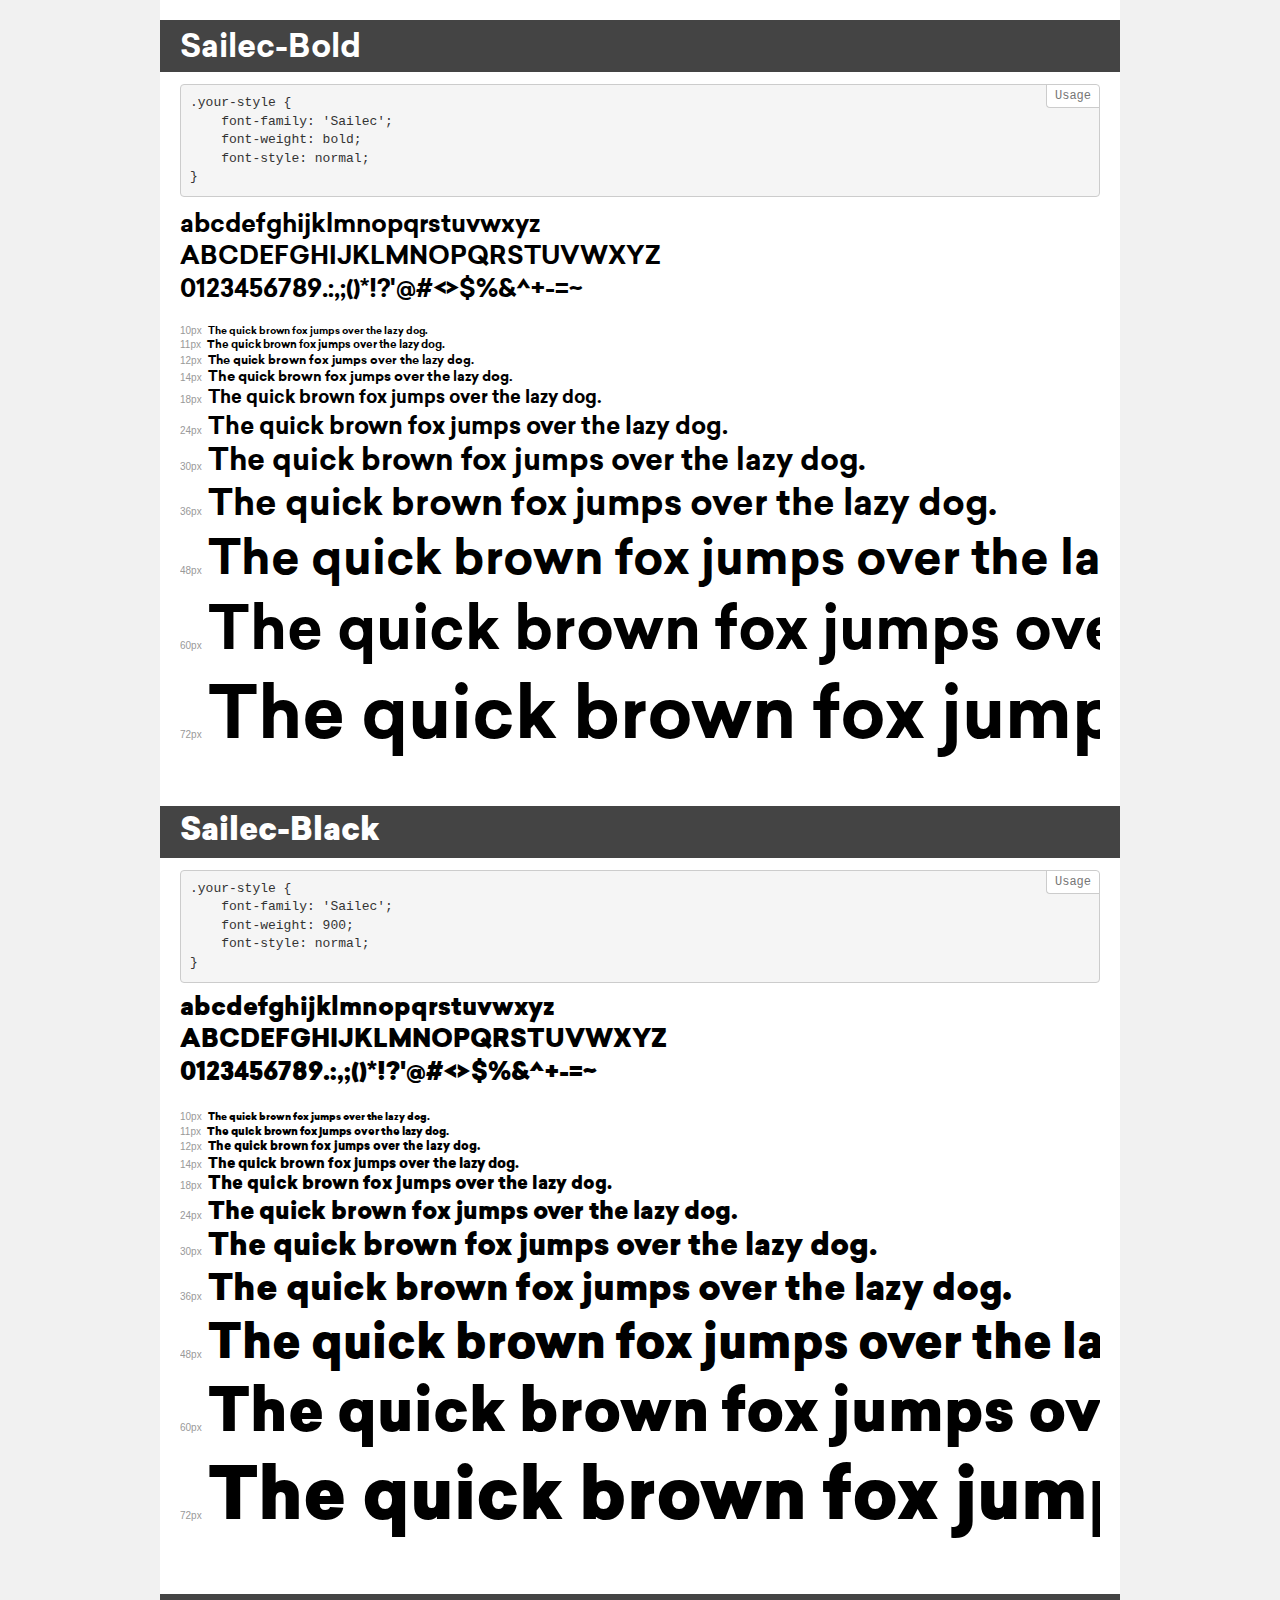
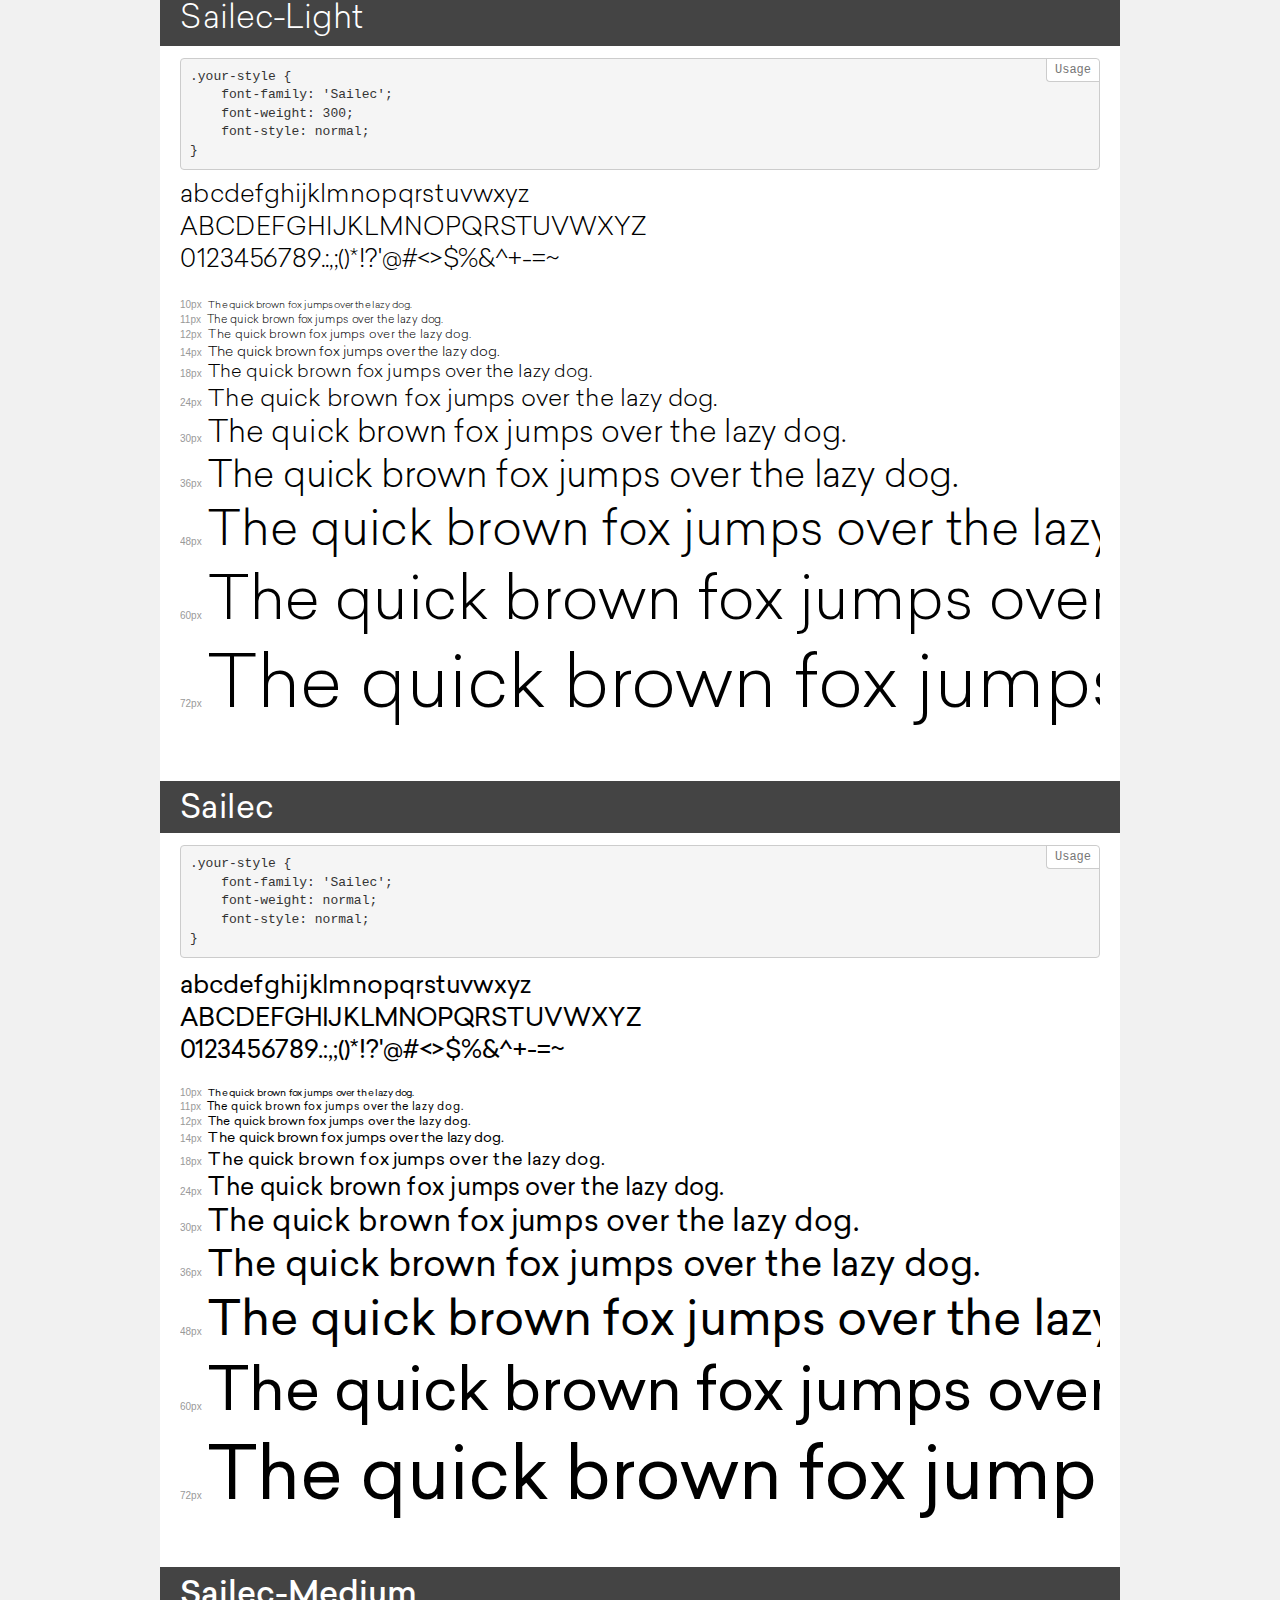
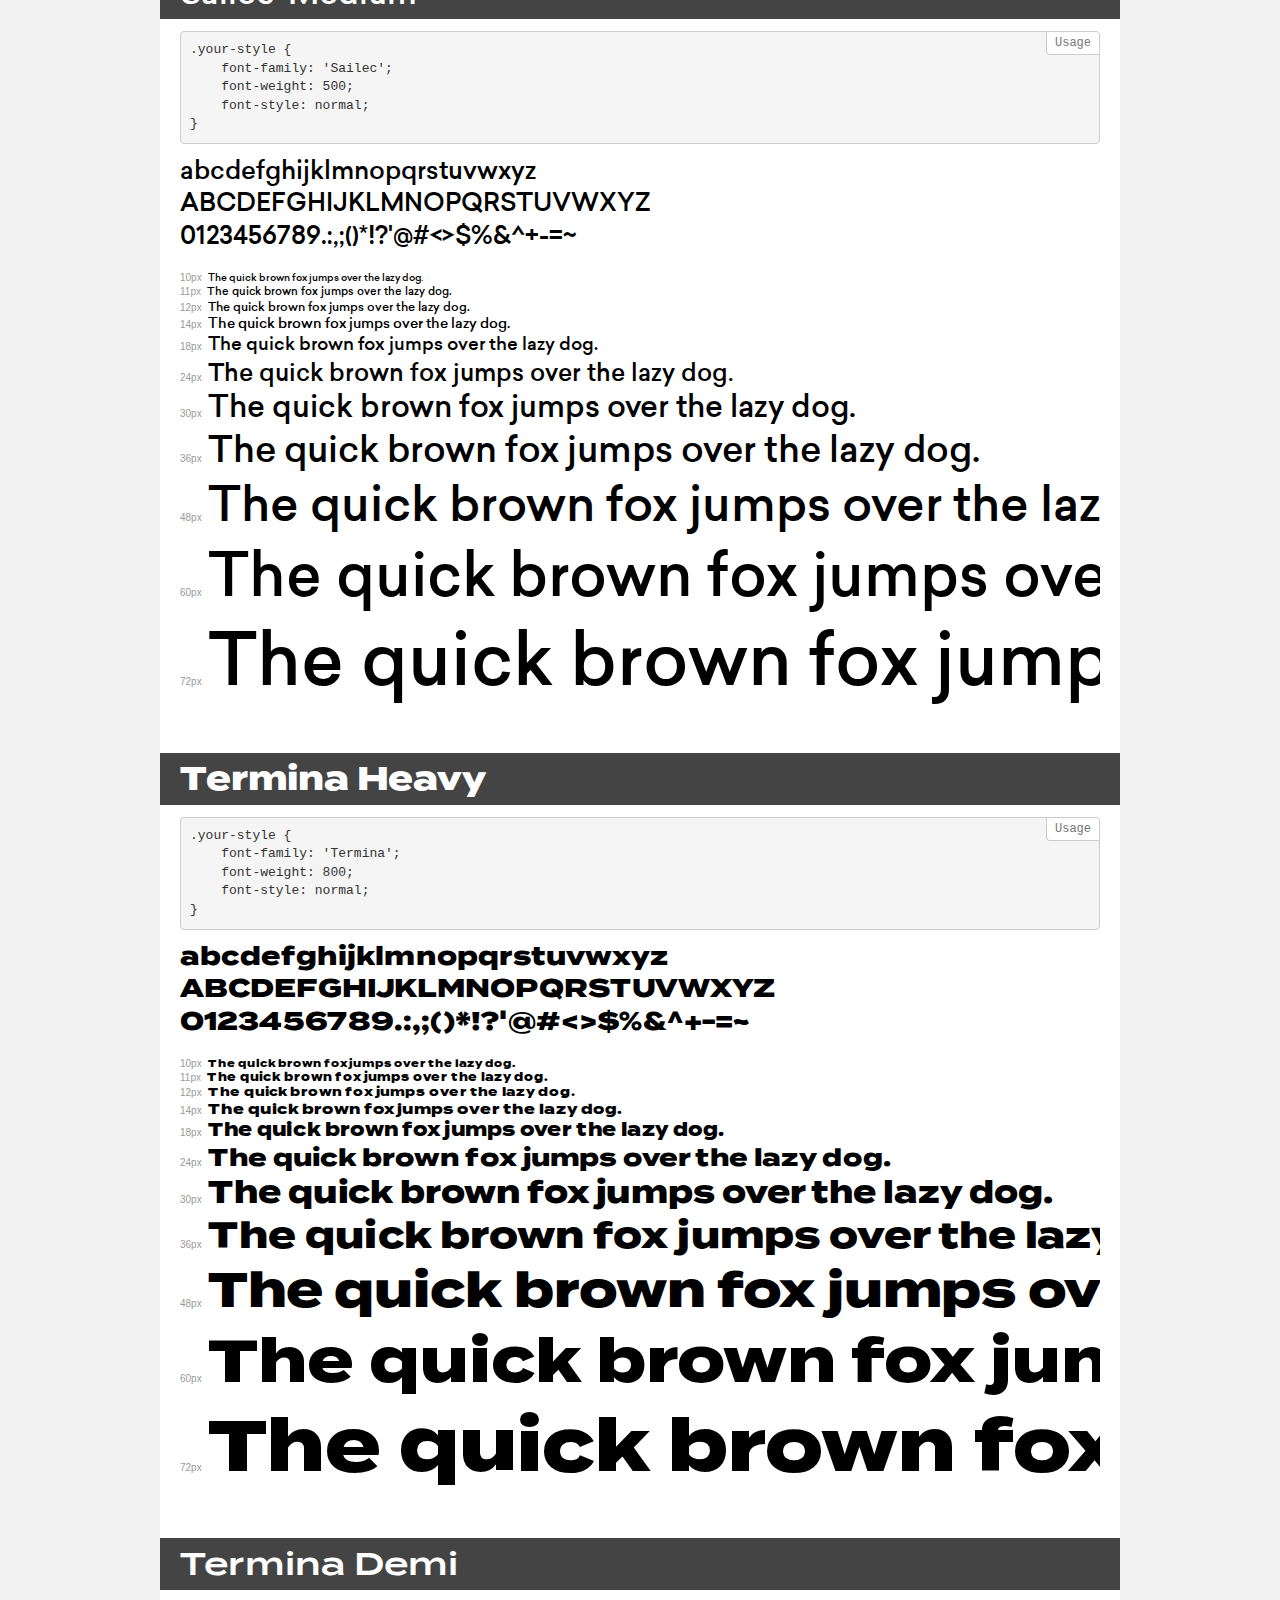
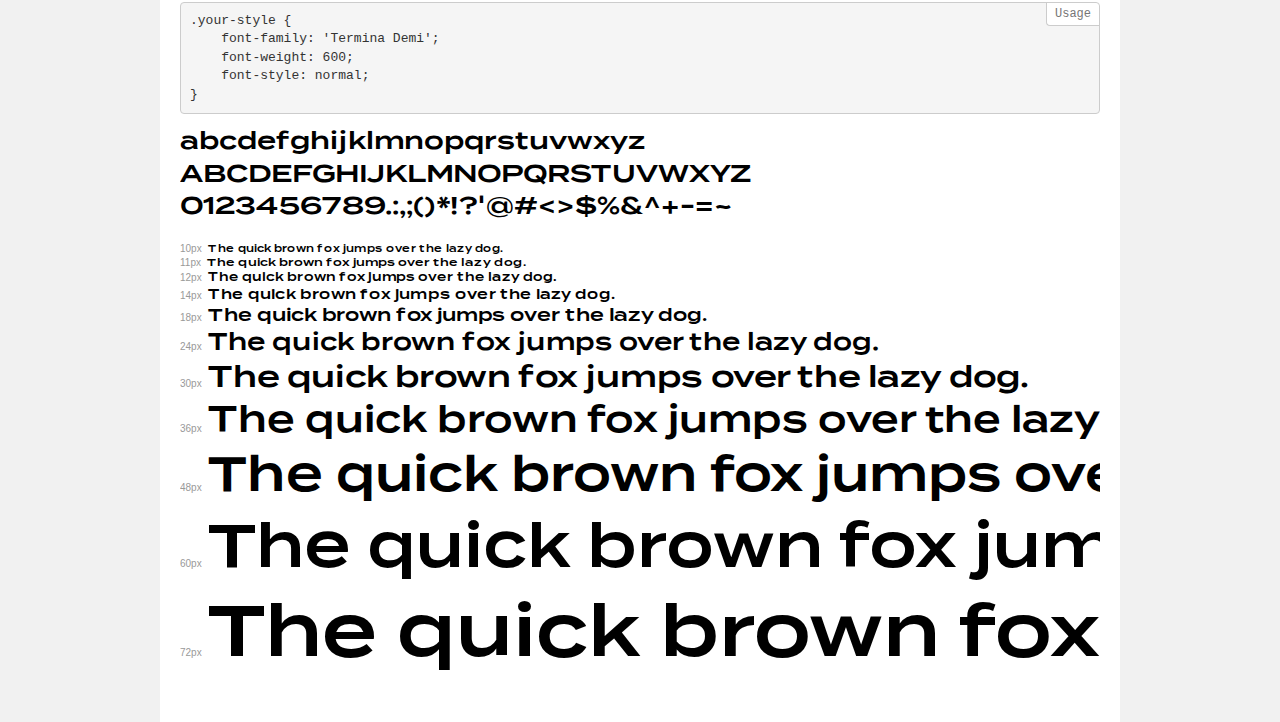
<file: transfonter.org-20190325-210528/demo.html>
<!DOCTYPE html>
<html>
<head>
    <meta charset="utf-8">
    <meta http-equiv="X-UA-Compatible" content="IE=edge">
    <meta name="viewport" content="width=device-width, initial-scale=1">
    <meta name="robots" content="noindex, noarchive">
    <meta name="format-detection" content="telephone=no">
    <title>Transfonter demo</title>
    <link href="stylesheet.css" rel="stylesheet">
    <style>
        /*
        http://meyerweb.com/eric/tools/css/reset/
        v2.0 | 20110126
        License: none (public domain)
        */
        html, body, div, span, applet, object, iframe,
        h1, h2, h3, h4, h5, h6, p, blockquote, pre,
        a, abbr, acronym, address, big, cite, code,
        del, dfn, em, img, ins, kbd, q, s, samp,
        small, strike, strong, sub, sup, tt, var,
        b, u, i, center,
        dl, dt, dd, ol, ul, li,
        fieldset, form, label, legend,
        table, caption, tbody, tfoot, thead, tr, th, td,
        article, aside, canvas, details, embed,
        figure, figcaption, footer, header, hgroup,
        menu, nav, output, ruby, section, summary,
        time, mark, audio, video {
            margin: 0;
            padding: 0;
            border: 0;
            font-size: 100%;
            font: inherit;
            vertical-align: baseline;
        }
        /* HTML5 display-role reset for older browsers */
        article, aside, details, figcaption, figure,
        footer, header, hgroup, menu, nav, section {
            display: block;
        }
        body {
            line-height: 1;
        }
        ol, ul {
            list-style: none;
        }
        blockquote, q {
            quotes: none;
        }
        blockquote:before, blockquote:after,
        q:before, q:after {
            content: '';
            content: none;
        }
        table {
            border-collapse: collapse;
            border-spacing: 0;
        }
        /* common styles */
        body {
            background: #f1f1f1;
            color: #000;
        }
        .page {
            background: #fff;
            width: 920px;
            margin: 0 auto;
            padding: 20px 20px 0 20px;
            overflow: hidden;
        }
        .font-container {
            overflow-x: auto;
            overflow-y: hidden;
            margin-bottom: 40px;
            line-height: 1.3;
            white-space: nowrap;
            padding-bottom: 5px;
        }
        h1 {
            position: relative;
            background: #444;
            font-size: 32px;
            color: #fff;
            padding: 10px 20px;
            margin: 0 -20px 12px -20px;
        }
        .letters {
            font-size: 25px;
            margin-bottom: 20px;
        }
        .s10:before {
            content: '10px';
        }
        .s11:before {
            content: '11px';
        }
        .s12:before {
            content: '12px';
        }
        .s14:before {
            content: '14px';
        }
        .s18:before {
            content: '18px';
        }
        .s24:before {
            content: '24px';
        }
        .s30:before {
            content: '30px';
        }
        .s36:before {
            content: '36px';
        }
        .s48:before {
            content: '48px';
        }
        .s60:before {
            content: '60px';
        }
        .s72:before {
            content: '72px';
        }
        .s10:before, .s11:before, .s12:before, .s14:before,
        .s18:before, .s24:before, .s30:before, .s36:before,
        .s48:before, .s60:before, .s72:before {
            font-family: Arial, sans-serif;
            font-size: 10px;
            font-weight: normal;
            font-style: normal;
            color: #999;
            padding-right: 6px;
        }
        pre {
            display: block;
            position: relative;
            padding: 9px;
            margin: 0 0 10px;
            font-family: Monaco, Menlo, Consolas, "Courier New", monospace !important;
            font-size: 13px;
            line-height: 1.428571429;
            color: #333;
            font-weight: normal !important;
            font-style: normal !important;
            background-color: #f5f5f5;
            border: 1px solid #ccc;
            overflow-x: auto;
            border-radius: 4px;
        }
        pre:after {
            display: block;
            position: absolute;
            right: 0;
            top: 0;
            content: 'Usage';
            line-height: 1;
            padding: 5px 8px;
            font-size: 12px;
            color: #767676;
            background-color: #fff;
            border: 1px solid #ccc;
            border-right: none;
            border-top: none;
            border-radius: 0 4px 0 4px;
            z-index: 10;
        }
        /* responsive */
        @media (max-width: 959px) {
            .page {
                width: auto;
                margin: 0;
            }
        }
    </style>
</head>
<body>
<div class="page">
    <div class="demo" style="font-family: 'Sailec'; font-weight: bold; font-style: normal;">
        <h1>Sailec-Bold</h1>
        <pre>.your-style {
    font-family: 'Sailec';
    font-weight: bold;
    font-style: normal;
}</pre>
        <div class="font-container">
            <p class="letters">
                abcdefghijklmnopqrstuvwxyz<br>
ABCDEFGHIJKLMNOPQRSTUVWXYZ<br>
                0123456789.:,;()*!?'@#<>$%&^+-=~
            </p>
            <p class="s10" style="font-size: 10px;">The quick brown fox jumps over the lazy dog.</p>
            <p class="s11" style="font-size: 11px;">The quick brown fox jumps over the lazy dog.</p>
            <p class="s12" style="font-size: 12px;">The quick brown fox jumps over the lazy dog.</p>
            <p class="s14" style="font-size: 14px;">The quick brown fox jumps over the lazy dog.</p>
            <p class="s18" style="font-size: 18px;">The quick brown fox jumps over the lazy dog.</p>
            <p class="s24" style="font-size: 24px;">The quick brown fox jumps over the lazy dog.</p>
            <p class="s30" style="font-size: 30px;">The quick brown fox jumps over the lazy dog.</p>
            <p class="s36" style="font-size: 36px;">The quick brown fox jumps over the lazy dog.</p>
            <p class="s48" style="font-size: 48px;">The quick brown fox jumps over the lazy dog.</p>
            <p class="s60" style="font-size: 60px;">The quick brown fox jumps over the lazy dog.</p>
            <p class="s72" style="font-size: 72px;">The quick brown fox jumps over the lazy dog.</p>
        </div>
    </div>
    <div class="demo" style="font-family: 'Sailec'; font-weight: 900; font-style: normal;">
        <h1>Sailec-Black</h1>
        <pre>.your-style {
    font-family: 'Sailec';
    font-weight: 900;
    font-style: normal;
}</pre>
        <div class="font-container">
            <p class="letters">
                abcdefghijklmnopqrstuvwxyz<br>
ABCDEFGHIJKLMNOPQRSTUVWXYZ<br>
                0123456789.:,;()*!?'@#<>$%&^+-=~
            </p>
            <p class="s10" style="font-size: 10px;">The quick brown fox jumps over the lazy dog.</p>
            <p class="s11" style="font-size: 11px;">The quick brown fox jumps over the lazy dog.</p>
            <p class="s12" style="font-size: 12px;">The quick brown fox jumps over the lazy dog.</p>
            <p class="s14" style="font-size: 14px;">The quick brown fox jumps over the lazy dog.</p>
            <p class="s18" style="font-size: 18px;">The quick brown fox jumps over the lazy dog.</p>
            <p class="s24" style="font-size: 24px;">The quick brown fox jumps over the lazy dog.</p>
            <p class="s30" style="font-size: 30px;">The quick brown fox jumps over the lazy dog.</p>
            <p class="s36" style="font-size: 36px;">The quick brown fox jumps over the lazy dog.</p>
            <p class="s48" style="font-size: 48px;">The quick brown fox jumps over the lazy dog.</p>
            <p class="s60" style="font-size: 60px;">The quick brown fox jumps over the lazy dog.</p>
            <p class="s72" style="font-size: 72px;">The quick brown fox jumps over the lazy dog.</p>
        </div>
    </div>
    <div class="demo" style="font-family: 'Sailec'; font-weight: 300; font-style: normal;">
        <h1>Sailec-Light</h1>
        <pre>.your-style {
    font-family: 'Sailec';
    font-weight: 300;
    font-style: normal;
}</pre>
        <div class="font-container">
            <p class="letters">
                abcdefghijklmnopqrstuvwxyz<br>
ABCDEFGHIJKLMNOPQRSTUVWXYZ<br>
                0123456789.:,;()*!?'@#<>$%&^+-=~
            </p>
            <p class="s10" style="font-size: 10px;">The quick brown fox jumps over the lazy dog.</p>
            <p class="s11" style="font-size: 11px;">The quick brown fox jumps over the lazy dog.</p>
            <p class="s12" style="font-size: 12px;">The quick brown fox jumps over the lazy dog.</p>
            <p class="s14" style="font-size: 14px;">The quick brown fox jumps over the lazy dog.</p>
            <p class="s18" style="font-size: 18px;">The quick brown fox jumps over the lazy dog.</p>
            <p class="s24" style="font-size: 24px;">The quick brown fox jumps over the lazy dog.</p>
            <p class="s30" style="font-size: 30px;">The quick brown fox jumps over the lazy dog.</p>
            <p class="s36" style="font-size: 36px;">The quick brown fox jumps over the lazy dog.</p>
            <p class="s48" style="font-size: 48px;">The quick brown fox jumps over the lazy dog.</p>
            <p class="s60" style="font-size: 60px;">The quick brown fox jumps over the lazy dog.</p>
            <p class="s72" style="font-size: 72px;">The quick brown fox jumps over the lazy dog.</p>
        </div>
    </div>
    <div class="demo" style="font-family: 'Sailec'; font-weight: normal; font-style: normal;">
        <h1>Sailec</h1>
        <pre>.your-style {
    font-family: 'Sailec';
    font-weight: normal;
    font-style: normal;
}</pre>
        <div class="font-container">
            <p class="letters">
                abcdefghijklmnopqrstuvwxyz<br>
ABCDEFGHIJKLMNOPQRSTUVWXYZ<br>
                0123456789.:,;()*!?'@#<>$%&^+-=~
            </p>
            <p class="s10" style="font-size: 10px;">The quick brown fox jumps over the lazy dog.</p>
            <p class="s11" style="font-size: 11px;">The quick brown fox jumps over the lazy dog.</p>
            <p class="s12" style="font-size: 12px;">The quick brown fox jumps over the lazy dog.</p>
            <p class="s14" style="font-size: 14px;">The quick brown fox jumps over the lazy dog.</p>
            <p class="s18" style="font-size: 18px;">The quick brown fox jumps over the lazy dog.</p>
            <p class="s24" style="font-size: 24px;">The quick brown fox jumps over the lazy dog.</p>
            <p class="s30" style="font-size: 30px;">The quick brown fox jumps over the lazy dog.</p>
            <p class="s36" style="font-size: 36px;">The quick brown fox jumps over the lazy dog.</p>
            <p class="s48" style="font-size: 48px;">The quick brown fox jumps over the lazy dog.</p>
            <p class="s60" style="font-size: 60px;">The quick brown fox jumps over the lazy dog.</p>
            <p class="s72" style="font-size: 72px;">The quick brown fox jumps over the lazy dog.</p>
        </div>
    </div>
    <div class="demo" style="font-family: 'Sailec'; font-weight: 500; font-style: normal;">
        <h1>Sailec-Medium</h1>
        <pre>.your-style {
    font-family: 'Sailec';
    font-weight: 500;
    font-style: normal;
}</pre>
        <div class="font-container">
            <p class="letters">
                abcdefghijklmnopqrstuvwxyz<br>
ABCDEFGHIJKLMNOPQRSTUVWXYZ<br>
                0123456789.:,;()*!?'@#<>$%&^+-=~
            </p>
            <p class="s10" style="font-size: 10px;">The quick brown fox jumps over the lazy dog.</p>
            <p class="s11" style="font-size: 11px;">The quick brown fox jumps over the lazy dog.</p>
            <p class="s12" style="font-size: 12px;">The quick brown fox jumps over the lazy dog.</p>
            <p class="s14" style="font-size: 14px;">The quick brown fox jumps over the lazy dog.</p>
            <p class="s18" style="font-size: 18px;">The quick brown fox jumps over the lazy dog.</p>
            <p class="s24" style="font-size: 24px;">The quick brown fox jumps over the lazy dog.</p>
            <p class="s30" style="font-size: 30px;">The quick brown fox jumps over the lazy dog.</p>
            <p class="s36" style="font-size: 36px;">The quick brown fox jumps over the lazy dog.</p>
            <p class="s48" style="font-size: 48px;">The quick brown fox jumps over the lazy dog.</p>
            <p class="s60" style="font-size: 60px;">The quick brown fox jumps over the lazy dog.</p>
            <p class="s72" style="font-size: 72px;">The quick brown fox jumps over the lazy dog.</p>
        </div>
    </div>
    <div class="demo" style="font-family: 'Termina'; font-weight: 800; font-style: normal;">
        <h1>Termina Heavy</h1>
        <pre>.your-style {
    font-family: 'Termina';
    font-weight: 800;
    font-style: normal;
}</pre>
        <div class="font-container">
            <p class="letters">
                abcdefghijklmnopqrstuvwxyz<br>
ABCDEFGHIJKLMNOPQRSTUVWXYZ<br>
                0123456789.:,;()*!?'@#<>$%&^+-=~
            </p>
            <p class="s10" style="font-size: 10px;">The quick brown fox jumps over the lazy dog.</p>
            <p class="s11" style="font-size: 11px;">The quick brown fox jumps over the lazy dog.</p>
            <p class="s12" style="font-size: 12px;">The quick brown fox jumps over the lazy dog.</p>
            <p class="s14" style="font-size: 14px;">The quick brown fox jumps over the lazy dog.</p>
            <p class="s18" style="font-size: 18px;">The quick brown fox jumps over the lazy dog.</p>
            <p class="s24" style="font-size: 24px;">The quick brown fox jumps over the lazy dog.</p>
            <p class="s30" style="font-size: 30px;">The quick brown fox jumps over the lazy dog.</p>
            <p class="s36" style="font-size: 36px;">The quick brown fox jumps over the lazy dog.</p>
            <p class="s48" style="font-size: 48px;">The quick brown fox jumps over the lazy dog.</p>
            <p class="s60" style="font-size: 60px;">The quick brown fox jumps over the lazy dog.</p>
            <p class="s72" style="font-size: 72px;">The quick brown fox jumps over the lazy dog.</p>
        </div>
    </div>
    <div class="demo" style="font-family: 'Termina Demi'; font-weight: 600; font-style: normal;">
        <h1>Termina Demi</h1>
        <pre>.your-style {
    font-family: 'Termina Demi';
    font-weight: 600;
    font-style: normal;
}</pre>
        <div class="font-container">
            <p class="letters">
                abcdefghijklmnopqrstuvwxyz<br>
ABCDEFGHIJKLMNOPQRSTUVWXYZ<br>
                0123456789.:,;()*!?'@#<>$%&^+-=~
            </p>
            <p class="s10" style="font-size: 10px;">The quick brown fox jumps over the lazy dog.</p>
            <p class="s11" style="font-size: 11px;">The quick brown fox jumps over the lazy dog.</p>
            <p class="s12" style="font-size: 12px;">The quick brown fox jumps over the lazy dog.</p>
            <p class="s14" style="font-size: 14px;">The quick brown fox jumps over the lazy dog.</p>
            <p class="s18" style="font-size: 18px;">The quick brown fox jumps over the lazy dog.</p>
            <p class="s24" style="font-size: 24px;">The quick brown fox jumps over the lazy dog.</p>
            <p class="s30" style="font-size: 30px;">The quick brown fox jumps over the lazy dog.</p>
            <p class="s36" style="font-size: 36px;">The quick brown fox jumps over the lazy dog.</p>
            <p class="s48" style="font-size: 48px;">The quick brown fox jumps over the lazy dog.</p>
            <p class="s60" style="font-size: 60px;">The quick brown fox jumps over the lazy dog.</p>
            <p class="s72" style="font-size: 72px;">The quick brown fox jumps over the lazy dog.</p>
        </div>
    </div>
</div>
</body>
</html>
</file>
<file: transfonter.org-20190325-210528/stylesheet.css>
@font-face {
    font-family: 'Sailec';
    src: url('Sailec-Bold.eot');
    src: url('Sailec-Bold.eot?#iefix') format('embedded-opentype'),
        url('Sailec-Bold.woff2') format('woff2'),
        url('Sailec-Bold.woff') format('woff'),
        url('Sailec-Bold.ttf') format('truetype'),
        url('Sailec-Bold.svg#Sailec-Bold') format('svg');
    font-weight: bold;
    font-style: normal;
}

@font-face {
    font-family: 'Sailec';
    src: url('Sailec-Black.eot');
    src: url('Sailec-Black.eot?#iefix') format('embedded-opentype'),
        url('Sailec-Black.woff2') format('woff2'),
        url('Sailec-Black.woff') format('woff'),
        url('Sailec-Black.ttf') format('truetype'),
        url('Sailec-Black.svg#Sailec-Black') format('svg');
    font-weight: 900;
    font-style: normal;
}

@font-face {
    font-family: 'Sailec';
    src: url('Sailec-Light.eot');
    src: url('Sailec-Light.eot?#iefix') format('embedded-opentype'),
        url('Sailec-Light.woff2') format('woff2'),
        url('Sailec-Light.woff') format('woff'),
        url('Sailec-Light.ttf') format('truetype'),
        url('Sailec-Light.svg#Sailec-Light') format('svg');
    font-weight: 300;
    font-style: normal;
}

@font-face {
    font-family: 'Sailec';
    src: url('Sailec.eot');
    src: url('Sailec.eot?#iefix') format('embedded-opentype'),
        url('Sailec.woff2') format('woff2'),
        url('Sailec.woff') format('woff'),
        url('Sailec.ttf') format('truetype'),
        url('Sailec.svg#Sailec') format('svg');
    font-weight: normal;
    font-style: normal;
}

@font-face {
    font-family: 'Sailec';
    src: url('Sailec-Medium.eot');
    src: url('Sailec-Medium.eot?#iefix') format('embedded-opentype'),
        url('Sailec-Medium.woff2') format('woff2'),
        url('Sailec-Medium.woff') format('woff'),
        url('Sailec-Medium.ttf') format('truetype'),
        url('Sailec-Medium.svg#Sailec-Medium') format('svg');
    font-weight: 500;
    font-style: normal;
}

@font-face {
    font-family: 'Termina';
    src: url('Termina-Heavy.eot');
    src: url('Termina-Heavy.eot?#iefix') format('embedded-opentype'),
        url('Termina-Heavy.woff2') format('woff2'),
        url('Termina-Heavy.woff') format('woff'),
        url('Termina-Heavy.ttf') format('truetype'),
        url('Termina-Heavy.svg#Termina-Heavy') format('svg');
    font-weight: 800;
    font-style: normal;
}

@font-face {
    font-family: 'Termina Demi';
    src: url('Termina-Demi.eot');
    src: url('Termina-Demi.eot?#iefix') format('embedded-opentype'),
        url('Termina-Demi.woff2') format('woff2'),
        url('Termina-Demi.woff') format('woff'),
        url('Termina-Demi.ttf') format('truetype'),
        url('Termina-Demi.svg#Termina-Demi') format('svg');
    font-weight: 600;
    font-style: normal;
}
</file>
